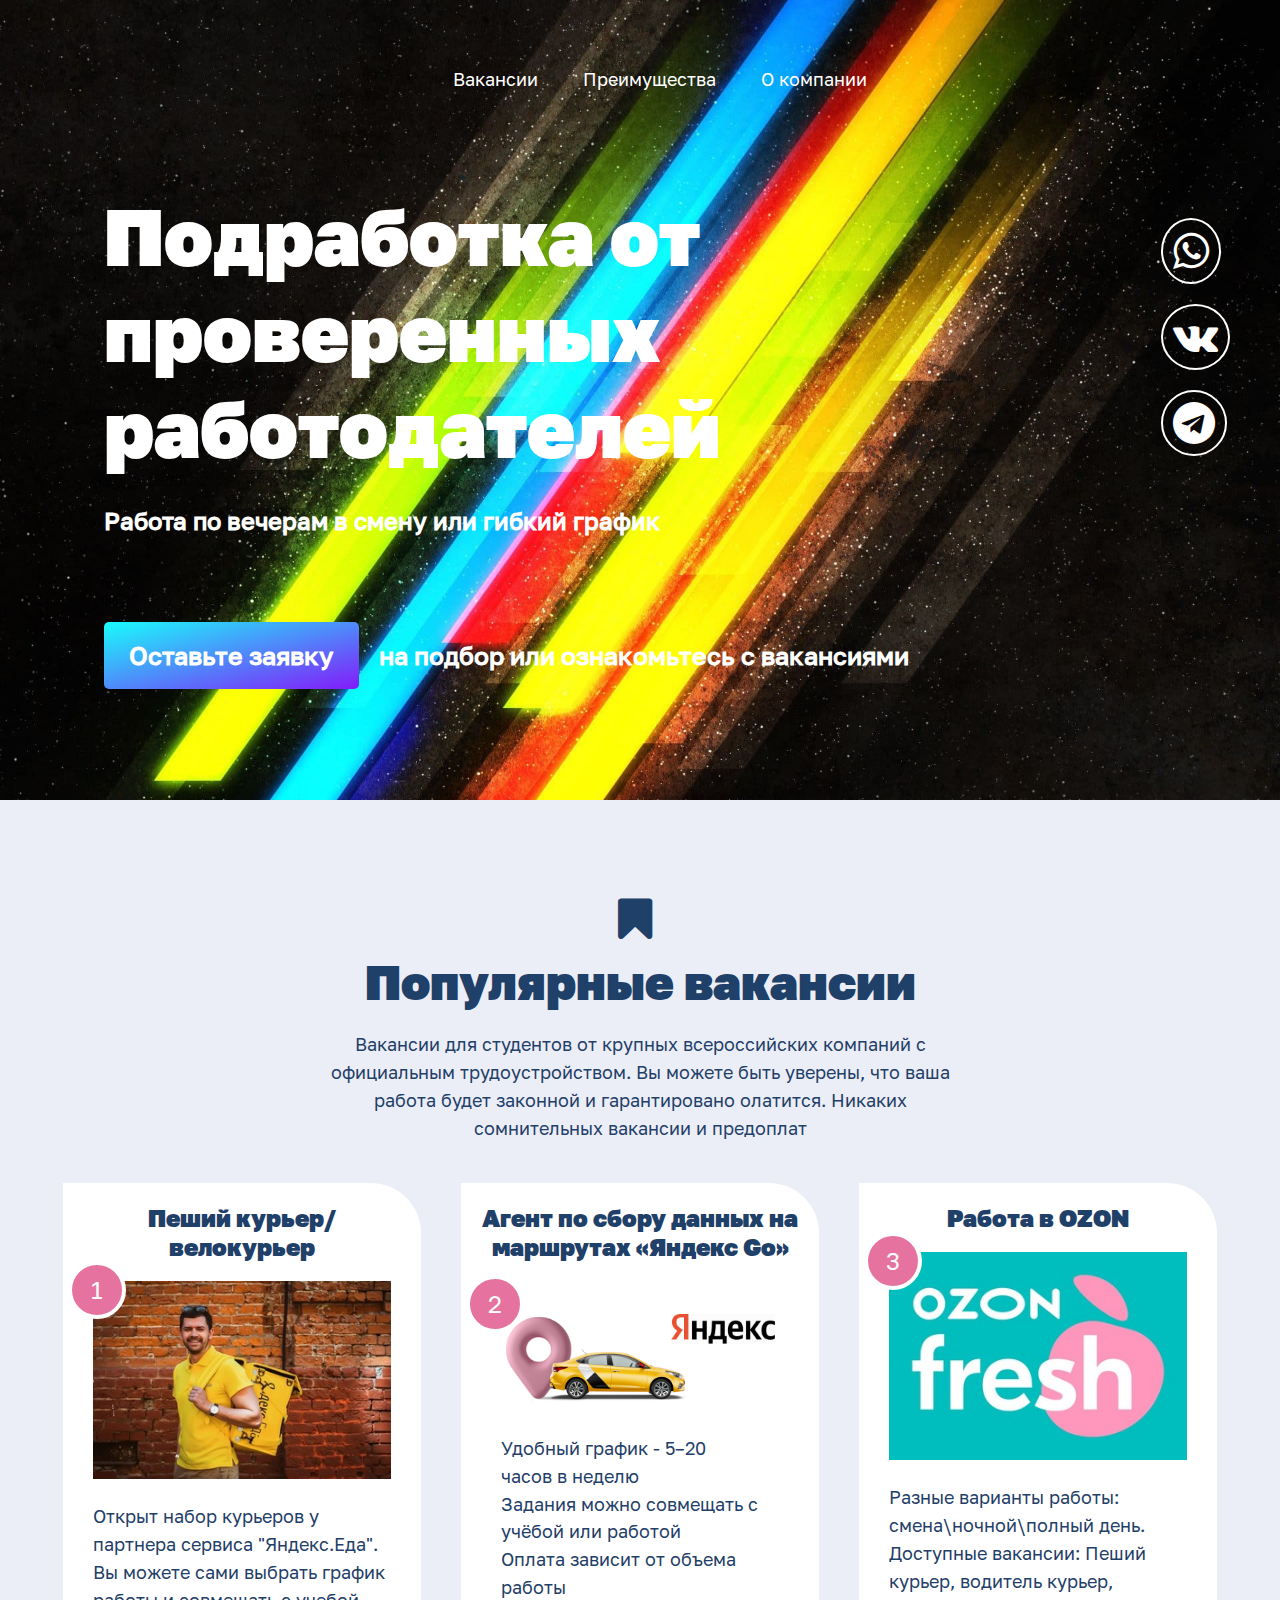
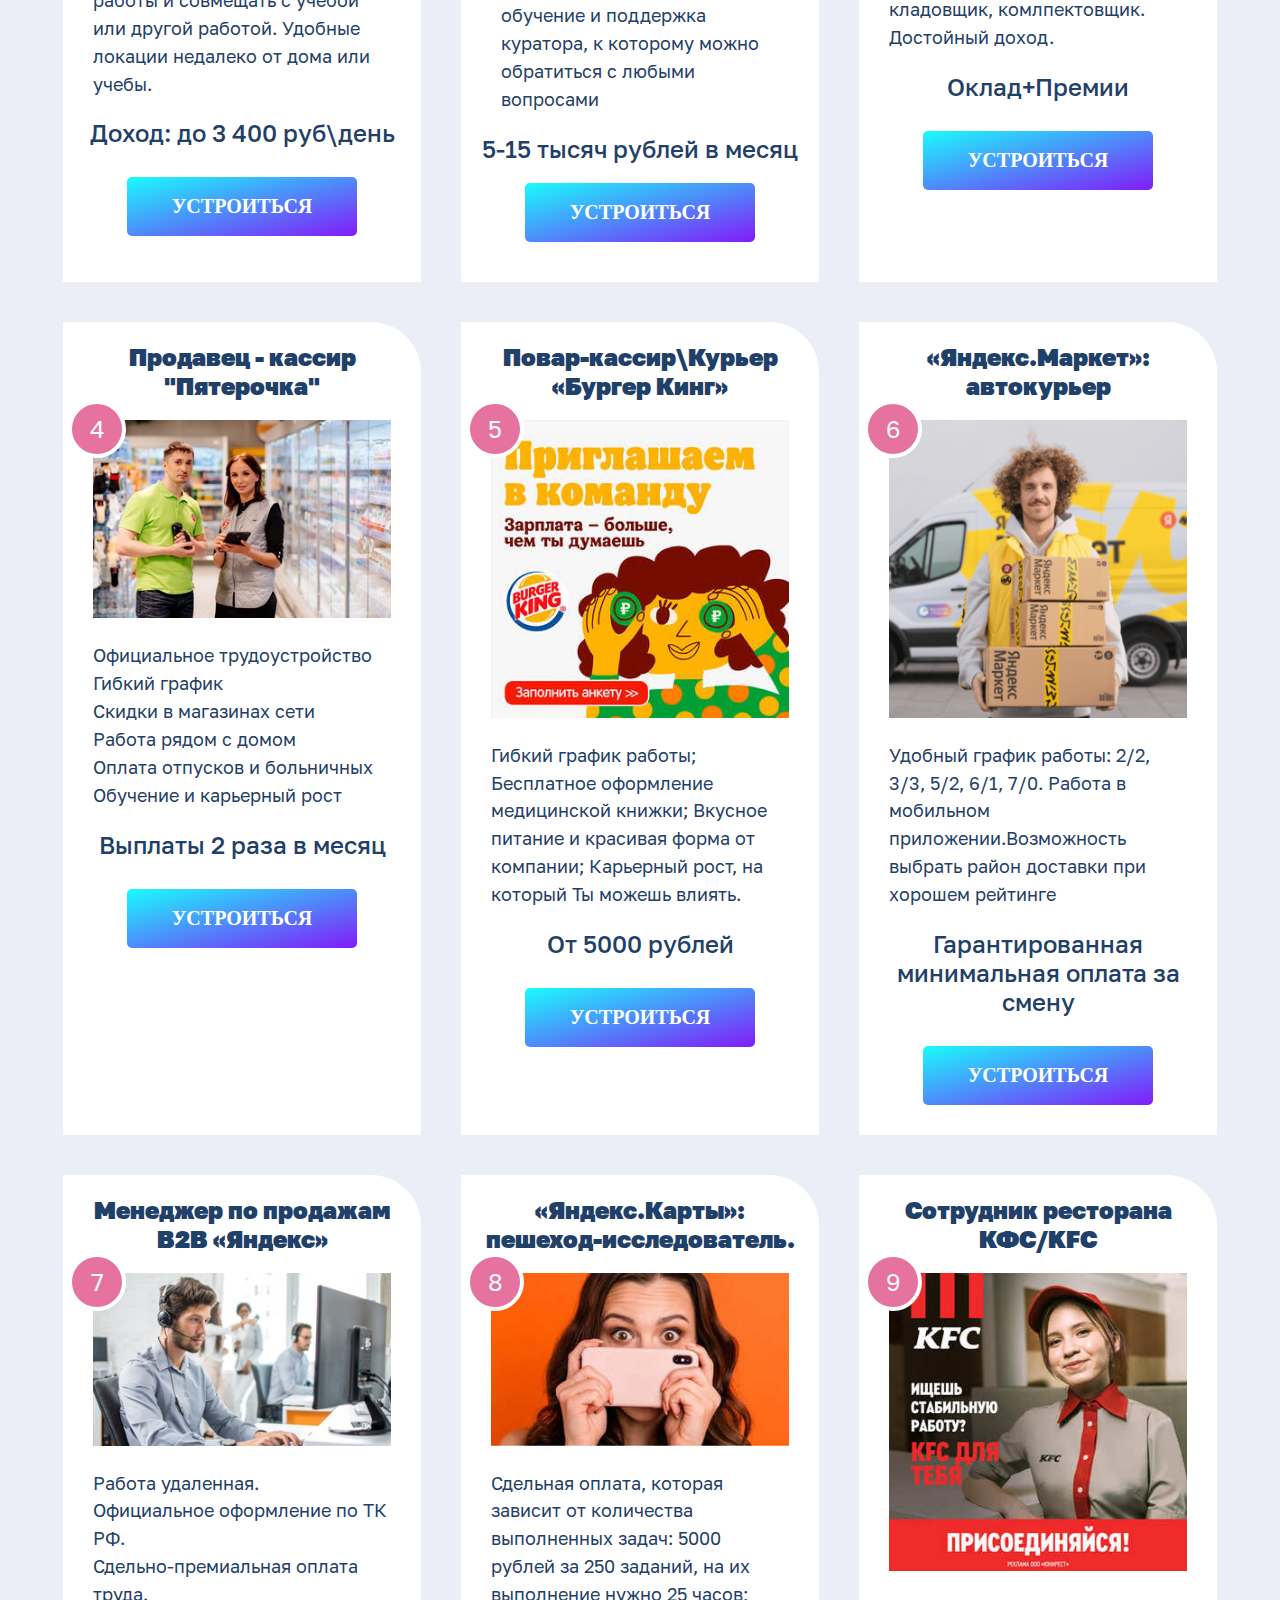
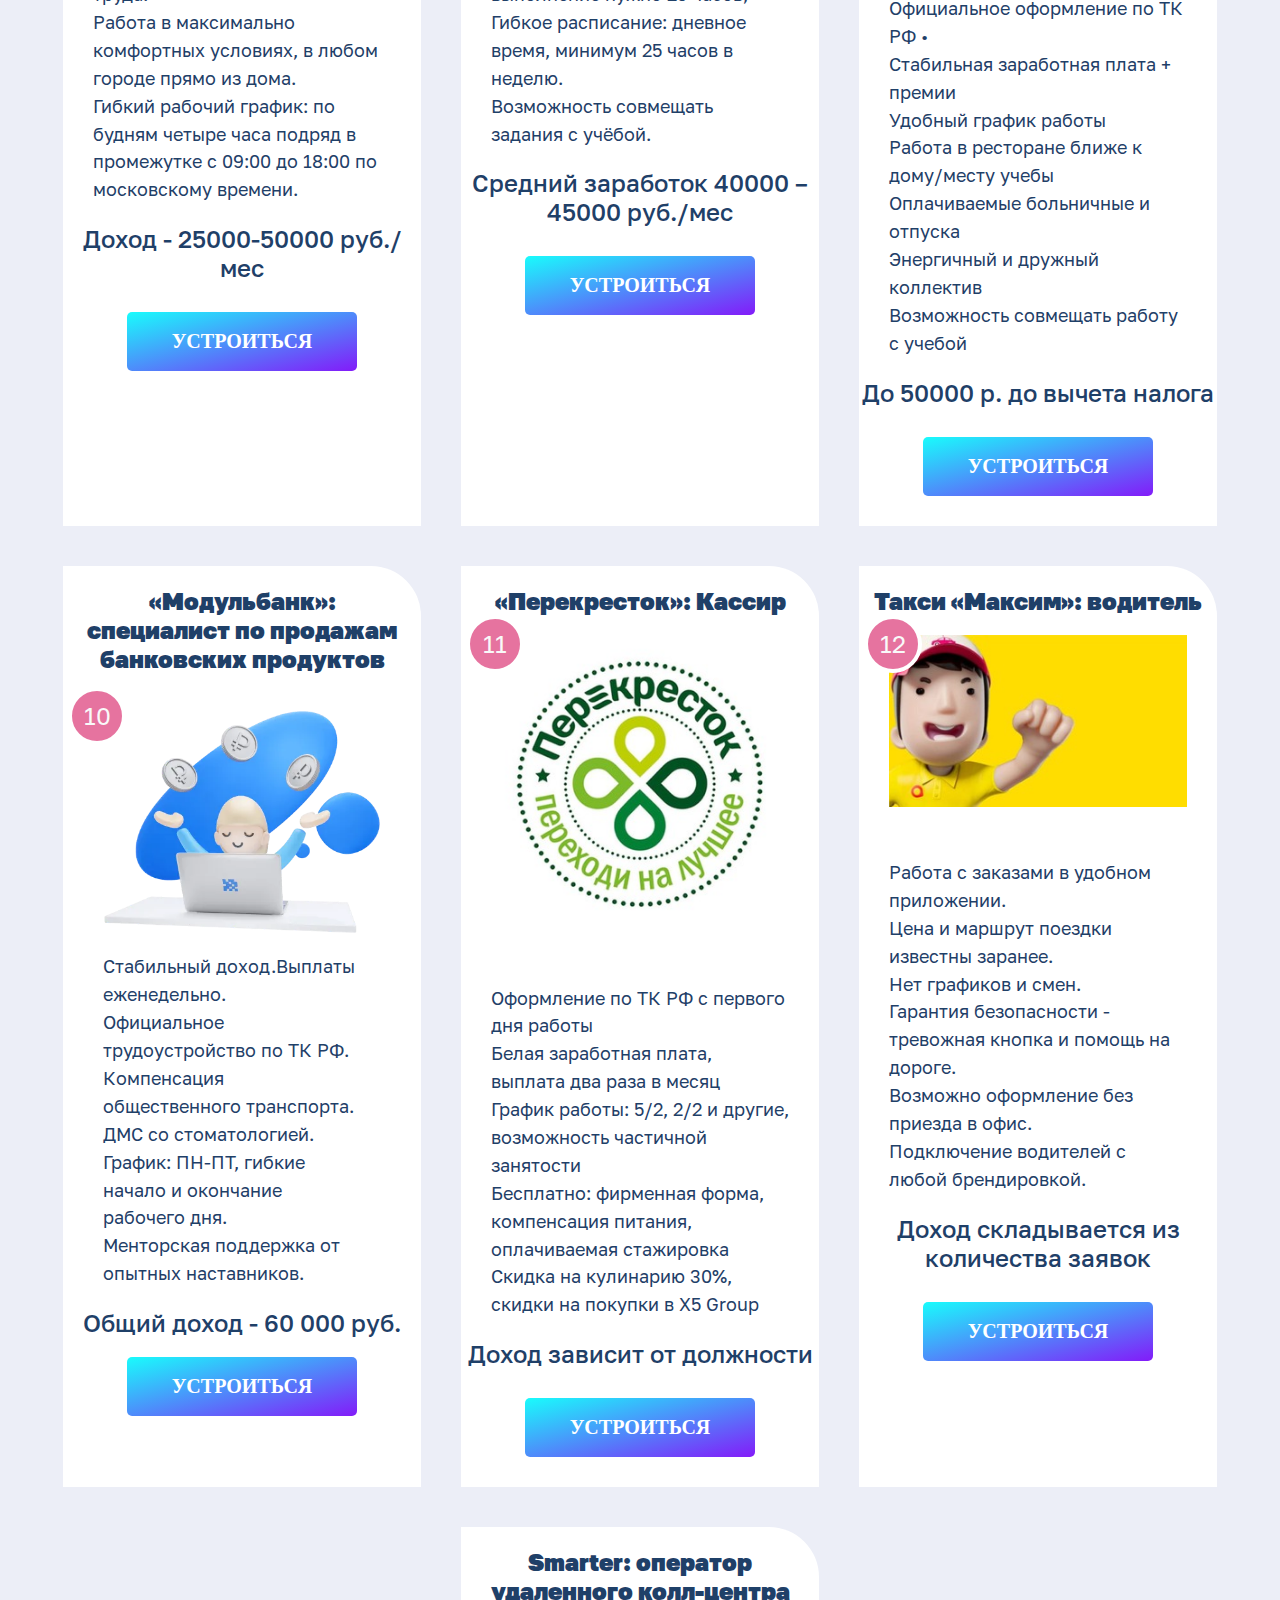
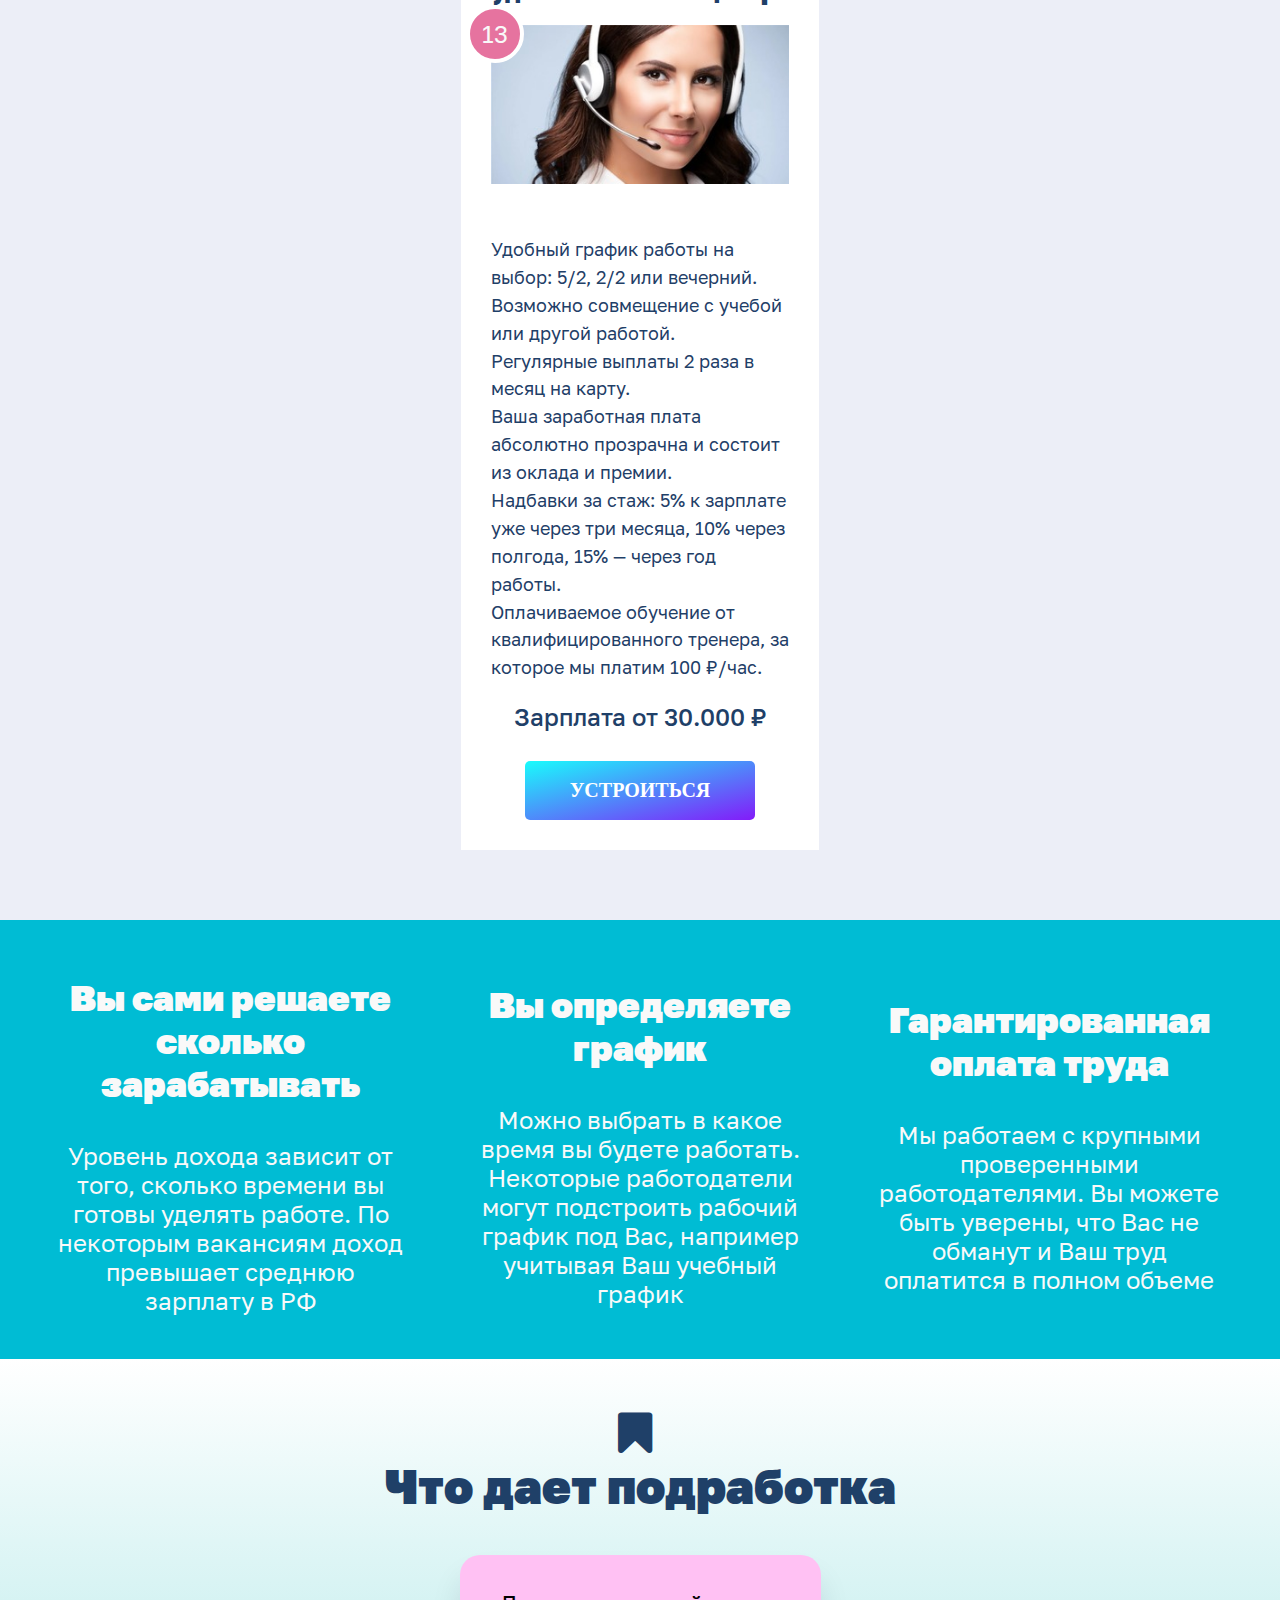
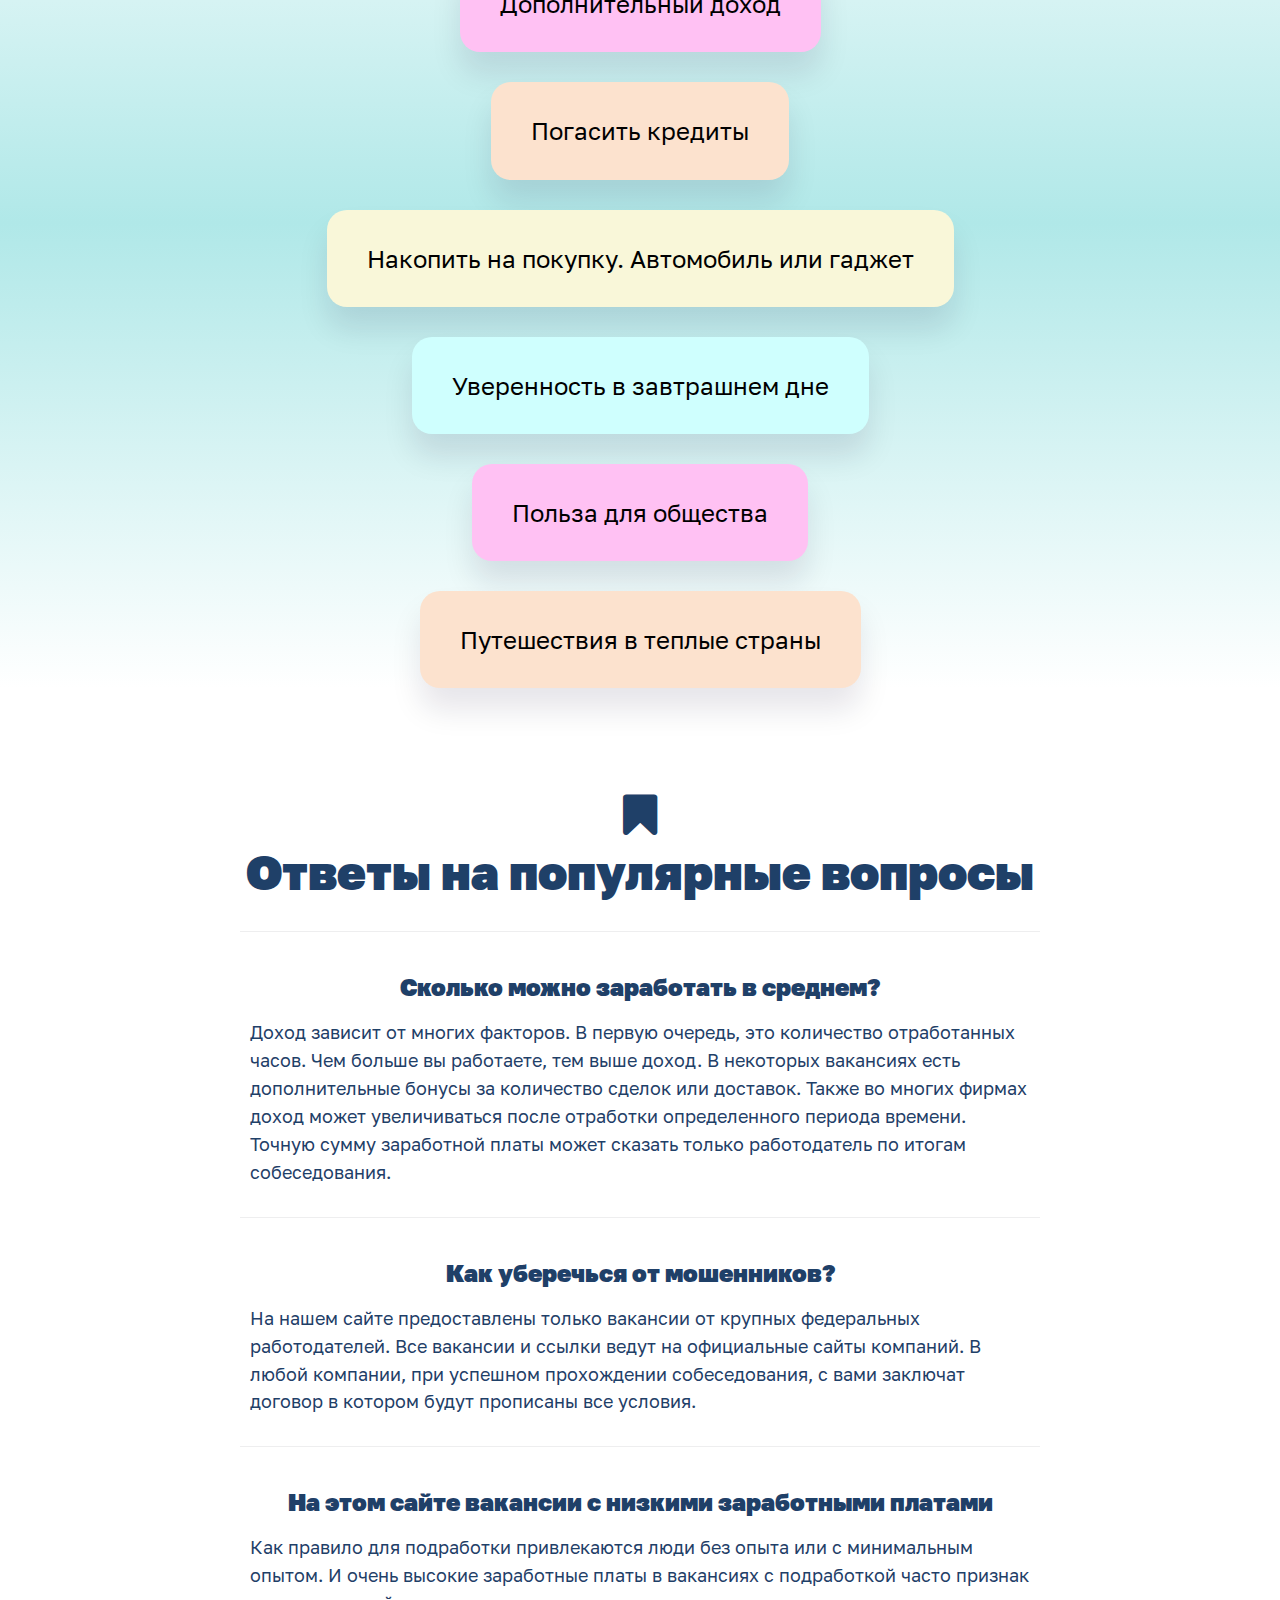
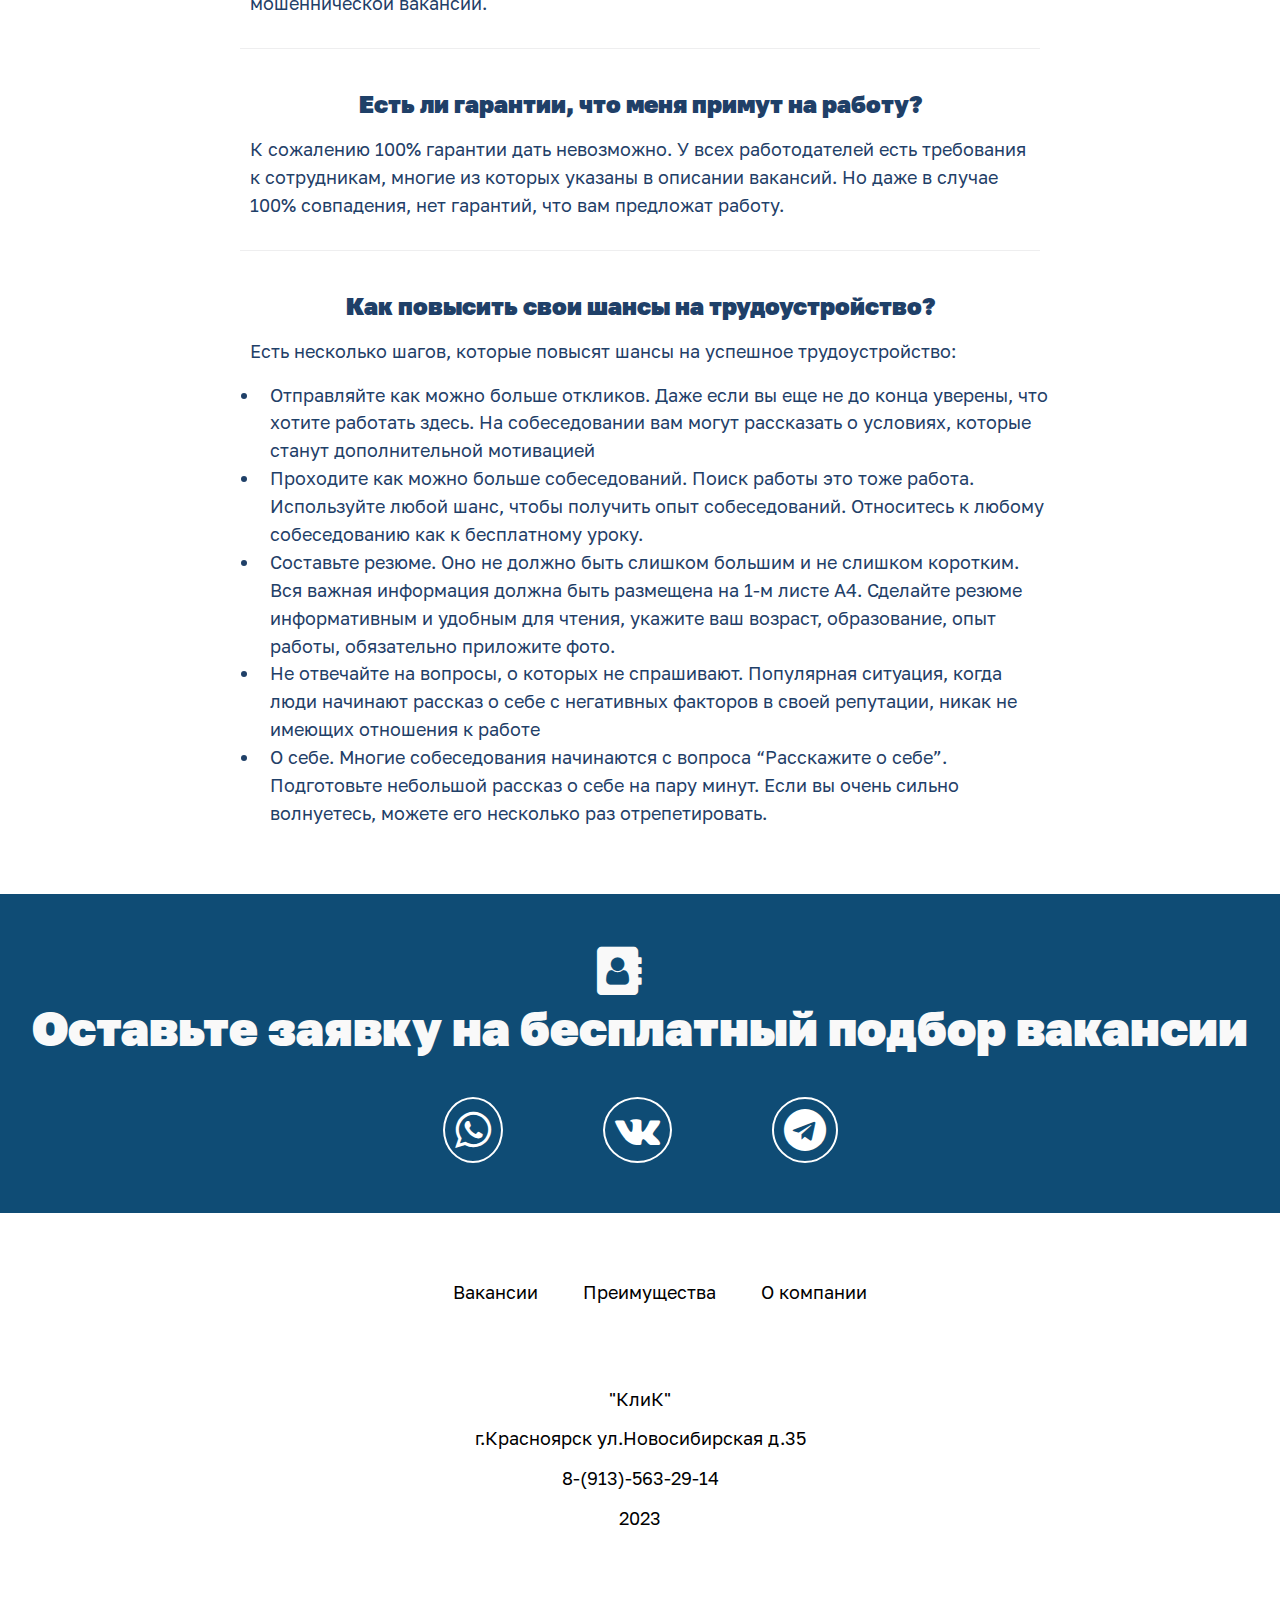
<file: index.html>
<!DOCTYPE html>
<html lang="ru">

<head>
    <meta charset="UTF-8">
    <meta http-equiv="X-UA-Compatible" content="IE=edge">
    <meta name="viewport" content="width=device-width, initial-scale=1.0">
    <meta name="description"
        content="Подработка от проверенных работодателей для студентов, женщин в декрете и всех кому нужен дополнительный доход. Актуальная подборка вакансий">
    <title> Подработка от проверенных работодателей </title>
    <link rel="icon" href="./img/logo.ico" type="image/x-icon">
    <link rel="stylesheet" href="css/font-awesome.min.css">
    <link rel="stylesheet" href="./css/style.css">



</head>

<body>
    <div class="all_container">
        <div class="header">
            <div class="top-menu">
                <ul>

                    <li><a href="#vacansy">Вакансии</a></li>

                    <li><a href="#vigodi">Преимущества</a></li>

                    <li><a href="#company">О компании</a></li>
                </ul>
            </div>
            <div class="header-box">

                <div class="offer">
                    <h1>Подработка от проверенных работодателей</h1>
                    <h2>Работа по вечерам в смену или гибкий график</h2>
                    <div class="h2">
                        <a href="#company">
                            <div class="header-button">Оставьте заявку</div>
                        </a>
                        <p>на подбор или ознакомьтесь с вакансиями</p>
                    </div>

                </div>

                <div class="social-media">
                    <a href="https://wa.clck.bar/79504173715">
                        <div><i class="fa fa-whatsapp" aria-hidden="true"></i></div>
                    </a>
                    <a href="https://vk.me/aleksey_fahrutdinov">
                        <div><i class="fa fa-vk" aria-hidden="true"></i></div>
                    </a>
                    <a href="https://t.me/Alexei0287">
                        <div><i class="fa fa-telegram" aria-hidden="true"></i></div>
                    </a>
                </div>

            </div>
        </div>


        <!-- <div class="call-to-action">
        <div class="cta-container">
            <div class="cta-icon"> <i class="fa fa-address-book" aria-hidden="true"></i></div>
            <h2 class="cta">Оставьте заявку на бесплатный подбор вакансии</h2>
            <p class="cta">Уделите 5 минут на заполнение анкеты</p>
            <p class="cta cta1">Мы подберем подходящие вакансии и отправим резюме работодателям</p>
            <form class="cta-form" action="">
                <input type="text" placeholder="Ваше имя">
                <input type="text" placeholder="Телефон или ссылка на профиль">


                <button>Найти подработку</button>

                <div class="sogl-obr-pd">
                    <input type="checkbox">
                    <label for="checkbox">Даю согласие на обработку персональных данных <span>Политика
                            конфеденциальности</span></label>

                </div>

            </form>
        </div>

    </div>-->


        <div class="vacansy" id="vacansy">
            <div class="vacansy-container">
                <div class="icon-vacansy"><i class="fa fa-bookmark" aria-hidden="true"></i></div>
                <h2>Популярные вакансии</h2>
                <p>Вакансии для студентов от крупных всероссийских компаний с официальным трудоустройством. Вы можете
                    быть
                    уверены, что
                    ваша работа будет законной и гарантировано олатится. Никаких сомнительных вакансии и предоплат</p>

                <div class="card-vacansy">

                    <div class="card">
                        <h3>Пеший курьер/велокурьер</h3>
                        <div class="img-icon"><img src="./img/vacansy/vac1.jpg"
                                alt="Подработка курьером у партнера Яндекс Еда"></div>
                        <p>Открыт набор курьеров у партнера сервиса "Яндекс.Еда". Вы можете сами выбрать график работы и
                            совмещать с учебой или другой работой. Удобные локации недалеко от дома или учебы. </p>
                        <h4>Доход: до 3 400 руб\день </h4>
                        <div class="button"><a
                                href="https://www.workle.ru/id105890/product/528800/offer/?w_method=direct_link&w_source=catalog">Устроиться</a>
                        </div>
                    </div>



                    

                    <div class="vacansy-card">
                        <h3 class="vacansy-card__title">Агент по сбору данных на маршрутах «Яндекс Go»</h3>
                        <div class="vacansy-card__image-icon"></div>
                        <img class="vacansy-card__image" src="./img/vacansy/yandexGo_agent.png"
                            alt="Подработка агентом в ЯндексGO">
                        <ul class="vacansy-card__benefits">
                            <li class="vacansy-card__benefit"> Удобный график - 5–20 часов в неделю</li>
                            <li class="vacansy-card__benefit">Задания можно совмещать с учёбой или работой</li>
                            <li class="vacansy-card__benefit">Оплата зависит от объема работы</li>
                            <li class="vacansy-card__benefit">обучение и поддержка куратора, к которому можно обратиться с любыми вопросами</li>
                        </ul>
                        <h4 class="vacansy-card__income">5-15 тысяч рублей в месяц</h4>
                        <a class="vacansy-card__button"
                            href="https://www.workle.ru/id105890/product/530790/offer/?w_method=direct_link&spid=42&w_source=menu">Устроиться</a>
                    </div>

                    <div class="card">
                        <h3>Работа в OZON</h3>
                        <div class="img-icon"><img src="./img/vacansy/ozon.jpg" alt="Подработка для студентов в OZON">
                        </div>
                        <p>Разные варианты работы: смена\ночной\полный день. <br> Доступные вакансии: Пеший курьер,
                            водитель
                            курьер, кладовщик, комлпектовщик. <br>Достойный доход.</p>
                        <h4>Оклад+Премии</h4>

                        <div class="button">
                            <a
                                href="https://www.workle.ru/id105890/product/530220/offer/?w_method=direct_link&spid=42&w_source=menu_best">Устроиться</a>
                        </div>
                    </div>

                    <div class="card">
                        <h3>Продавец - кассир "Пятерочка"</h3>
                        <div class="img-icon"><img src="./img/vacansy/5.jpg" alt="Подработка студентам в Пятерочке">
                        </div>
                        <p>Официальное трудоустройство <br> Гибкий график <br> Скидки в магазинах сети <br>
                            Работа рядом с домом <br>Оплата отпусков и больничных <br> Обучение и карьерный рост</p>
                        <h4>Выплаты 2 раза в месяц</h4>
                        <div class="button"><a
                                href="https://www.workle.ru/id105890/product/528873/offer/?w_method=direct_link&spid=42">Устроиться</a>
                        </div>
                    </div>

                    <div class="card">
                        <h3>Повар-кассир\Курьер «Бургер Кинг»</h3>
                        <div class="img-icon"><img src="./img/vacansy/bk.jpeg" alt="Подработка вакансия Бургер Кинг ">
                        </div>
                        <p>Гибкий график работы; Бесплатное оформление медицинской книжки; Вкусное питание и красивая
                            форма
                            от компании; Карьерный рост, на который Ты можешь влиять.</p>
                        <h4>От 5000 рублей</h4>

                        <div class="button"><a
                                href="https://www.workle.ru/id105890/product/530715/offer/?w_method=direct_link&spid=42">Устроиться</a>
                        </div>
                    </div>

                    <div class="card">
                        <h3>«Яндекс.Маркет»: автокурьер</h3>
                        <div class="img-icon"><img src="./img/vacansy/ym.png"
                                alt="Вакансия подработки в Яндекс Маркете"></div>
                        <p>Удобный график работы: 2/2, 3/3, 5/2, 6/1, 7/0. Работа в мобильном приложении.Возможность
                            выбрать район доставки при хорошем рейтинге </p>
                        <h4>Гарантированная минимальная оплата за смену</h4>

                        <div class="button"><a
                                href="https://www.workle.ru/id105890/product/530528/offer/?w_method=direct_link&spid=42">Устроиться</a>
                        </div>
                    </div>

                    <div class="card">
                        <h3>Менеджер по продажам B2B «Яндекс»</h3>
                        <div class="img-icon"><img src="./img/vacansy/mp_yandex.jpg"
                                alt="Подработка для менеджера по продажам B2B «Яндекс»">
                        </div>
                        <p>Работа удаленная. <br>
                            Официальное оформление по ТК РФ.<br>
                            Сдельно-премиальная оплата труда.<br>
                            Работа в максимально комфортных условиях, в любом городе прямо из дома.<br>
                            Гибкий рабочий график: по будням четыре часа подряд в промежутке с 09:00 до 18:00 по
                            московскому
                            времени.</p>
                        <h4>Доход - 25000-50000 руб./мес</h4>
                        <div class="button"><a
                                href="https://www.workle.ru/id105890/product/530654/offer/?w_method=direct_link&spid=42">Устроиться</a>
                        </div>
                    </div>

                    <div class="card">
                        <h3>«Яндекс.Карты»: пешеход-исследователь.</h3>
                        <div class="img-icon"><img src="./img/vacansy/ymaps_peshehod.jpg"
                                alt="Подработка для студентов пешеход-исследователь"></div>
                        <p>Сдельная оплата, которая зависит от количества выполненных задач: 5000 рублей за 250 заданий,
                            на
                            их выполнение нужно 25 часов;
                            <br> Гибкое расписание: дневное время, минимум 25 часов в неделю.
                            <br> Возможность совмещать задания с учёбой.
                        </p>
                        <h4>Средний заработок 40000 – 45000 руб./мес</h4>
                        <div class="button"><a
                                href="https://www.workle.ru/id105890/product/530811/offer/?w_method=direct_link&spid=42">Устроиться</a>
                        </div>
                    </div>

                    <div class="card">
                        <h3>Сотрудник ресторана КФС/KFC </h3>
                        <div class="img-icon"><img src="./img/vacansy/kfc.jpg"
                                alt="Вакансия для студентов сотрудник ресторана КФС/KFC"></div>
                        <p> Официальное оформление по ТК РФ •
                            <br>Стабильная заработная плата + премии
                            <br>Удобный график работы
                            <br>Работа в ресторане ближе к дому/месту учебы
                            <br>Оплачиваемые больничные и отпуска
                            <br>Энергичный и дружный коллектив
                            <br>Возможность совмещать работу с учебой
                        </p>
                        <h4>До 50000 р. до вычета налога</h4>
                        <div class="button"><a
                                href="https://www.workle.ru/id105890/product/530123/offer/?w_method=direct_link&w_source=catalog">Устроиться</a>
                        </div>
                    </div>

                    <!--<div class="card">
                        <h3>Сотрудник банка «Тинькофф»</h3>
                        <div class="img-icon"><img src="./img/vacansy/tcs.jpg"
                                alt="Вакансия подроботки сотрудник банка «Тинькофф»"></div>
                        <p>
                            <br> Вакансии на выбор: офисная, удаленная или разъездная работа, полная/неполная занятость.
                            <br> Гибкий график.
                            <br> Доход без ограничений.
                            <br> ДМС с льготной стоматологией.
                            <br> Оплачиваемое обучение.
                            <br> Карьерный рост.
                        </p>
                        <h4>Уровень дохода зависит от должности</h4>
                        <div class="button"><a
                                href="https://www.workle.ru/id105890/product/528104/offer/?w_method=direct_link&spid=42">Устроиться</a>
                        </div>
                    </div>-->

                    <div class="vacansy-card">
                        <h3 class="vacansy-card__title">«Модульбанк»: специалист по продажам банковских продуктов</h3>
                        <div class="vacansy-card__image-icon"></div>
                        <img class="vacansy-card__image" src="./img/vacansy/modulbank_manager.webp"
                            alt="Подработка в Модульбанке">
                        <ul class="vacansy-card__benefits">
                            <li class="vacansy-card__benefit"> Стабильный доход.Выплаты еженедельно.</li>
                            <li class="vacansy-card__benefit">Официальное трудоустройство по ТК РФ.</li>
                            <li class="vacansy-card__benefit">Компенсация общественного транспорта.</li>
                            <li class="vacansy-card__benefit">ДМС со стоматологией.</li>
                            <li class="vacansy-card__benefit">График: ПН-ПТ, гибкие начало и окончание рабочего дня.
                            </li>
                            <li class="vacansy-card__benefit">Менторская поддержка от опытных наставников.</li>
                        </ul>
                        <h4 class="vacansy-card__income">Общий доход - 60 000 руб.</h4>
                        <a class="vacansy-card__button"
                            href="https://www.workle.ru/id105890/product/530711/offer/?w_method=direct_link&spid=42&w_source=menu">Устроиться</a>
                    </div>

                    <div class="card">
                        <h3>«Перекресток»: Кассир </h3>
                        <div class="img-icon"><img src="./img/vacansy/perekr.jpg"
                                alt="Перекресток»: вакансия сотрудники магазина"></div>
                        <p>
                            <br> Оформление по ТК РФ с первого дня работы
                            <br> Белая заработная плата, выплата два раза в месяц
                            <br> График работы: 5/2, 2/2 и другие, возможность частичной занятости
                            <br> Бесплатно: фирменная форма, компенсация питания, оплачиваемая стажировка
                            <br> Скидка на кулинарию 30%, скидки на покупки в Х5 Group
                        </p>
                        <h4>Доход зависит от должности</h4>
                        <div class="button"><a
                                href="https://www.workle.ru/id105890/product/528816/offer/?w_method=direct_link&w_source=catalog">Устроиться</a>
                        </div>
                    </div>

                    <div class="card">
                        <h3>Такси «Максим»: водитель</h3>
                        <div class="img-icon"><img src="./img/vacansy/maksim.jpg"
                                alt="Такси «Максим»: подработка для водителей"></div>
                        <p>
                            <br> Работа с заказами в удобном приложении.
                            <br> Цена и маршрут поездки известны заранее.
                            <br> Нет графиков и смен.
                            <br> Гарантия безопасности - тревожная кнопка и помощь на дороге.
                            <br> Возможно оформление без приезда в офис.
                            <br> Подключение водителей с любой брендировкой.
                        </p>
                        <h4>Доход складывается из количества заявок</h4>
                        <div class="button"><a
                                href="https://www.workle.ru/id105890/product/530067/offer/?w_method=direct_link&spid=42">Устроиться</a>
                        </div>
                    </div>

                    <div class="card">
                        <h3>Smarter: оператор удаленного колл-центра</h3>
                        <div class="img-icon"><img src="./img/vacansy/call_center.jpg"
                                alt="удаленная подработка для студентов оператор колл-центра"></div>
                        <p>
                            <br> Удобный график работы на выбор: 5/2, 2/2 или вечерний. Возможно совмещение с учебой или
                            другой работой.
                            <br> Регулярные выплаты 2 раза в месяц на карту.
                            <br> Ваша заработная плата абсолютно прозрачна и состоит из оклада и премии.
                            <br> Надбавки за стаж: 5% к зарплате уже через три месяца, 10% через полгода, 15% — через
                            год
                            работы.
                            <br> Оплачиваемое обучение от квалифицированного тренера, за которое мы платим 100 ₽/час.
                        </p>
                        <h4>Зарплата от 30.000 ₽</h4>
                        <div class="button"> <a
                                href="https://www.workle.ru/id105890/product/528463/offer/?w_method=direct_link&spid=42">Устроиться</a>
                        </div>
                    </div>

                    <!--<div class="card">

                    <h3>Шаблон</h3>

                    <div class="img-icon"><img src="./img/kfc.jpg" alt="Описание картинки"></div>

                    <p> Тезис  
                        <br>Тезис
                        <br>Тезис
                        <br>Тезис
                        <br>Тезис
                        <br>Тезис
                        <br>Тезис

                    </p>

                    <h4>Уровень дохода</h4>

                    <a href="Ссылка">
                        <div class="button">Устроиться</div>
                    </a>
                </div>-->
                </div>
            </div>
        </div>


        <div class="motivation">

            <div class="container">
                <div class="motivation-item">
                    <h3 class="">Вы сами решаете сколько зарабатывать</h3>
                    <p>Уровень дохода зависит от того, сколько времени вы готовы уделять работе. По некоторым вакансиям
                        доход
                        превышает среднюю зарплату в РФ</p>
                </div>
                <div class="motivation-item">
                    <h3 class="">Вы определяете график</h3>
                    <p>Можно выбрать в какое время вы будете работать. Некоторые работодатели могут подстроить рабочий
                        график
                        под Вас, например учитывая Ваш учебный график</p>
                </div>
                <div class="motivation-item">
                    <h3 class="">Гарантированная оплата труда</h3>
                    <p>Мы работаем с крупными проверенными работодателями. Вы можете быть уверены, что Вас не обманут и
                        Ваш
                        труд
                        оплатится в полном объеме</p>
                </div>
            </div>
        </div>


        <div class="vigodi" id="vigodi">
            <div class="container">
                <div class="icon-vigodi"><i class="fa fa-bookmark" aria-hidden="true"></i></div>
                <h2>Что дает подработка</h2>
                <div class="wraper">
                    <div class="pv">
                        Дополнительный доход
                    </div>
                    <div class="pv">
                        Погасить кредиты
                    </div>
                    <div class="pv">
                        Накопить на покупку. Автомобиль или гаджет
                    </div>
                    <div class="pv">
                        Уверенность в завтрашнем дне
                    </div>
                    <div class="pv">
                        Польза для общества
                    </div>
                    <div class="pv">
                        Путешествия в теплые страны
                    </div>
                </div>
            </div>
        </div>



        <div class="text-content">
            <div class="container">
                <div class="icon-text-content"><i class="fa fa-bookmark" aria-hidden="true"></i></div>
                <h2>Ответы на популярные вопросы</h2>
                <hr>
                <h3>Сколько можно заработать в среднем?</h3>
                <p>Доход зависит от многих факторов. В первую очередь, это количество отработанных часов. Чем больше вы
                    работаете, тем выше доход. В некоторых вакансиях есть дополнительные бонусы за количество сделок или
                    доставок. Также во многих фирмах доход может увеличиваться после отработки определенного периода
                    времени. Точную сумму заработной платы может сказать только работодатель по итогам собеседования.
                </p>
                <hr>

                <h3>Как уберечься от мошенников?</h3>
                <p>На нашем сайте предоставлены только вакансии от крупных федеральных работодателей. Все вакансии и
                    ссылки ведут на официальные сайты компаний. В любой компании, при успешном прохождении
                    собеседования, с вами заключат договор в котором будут прописаны все условия. </p>

                <hr>
                <h3>На этом сайте вакансии с низкими заработными платами</h3>
                <p>Как правило для подработки привлекаются люди без опыта или с минимальным опытом. И очень высокие
                    заработные платы в вакансиях с подработкой часто признак мошеннической вакансии.
                </p>
                <hr>

                <h3>Есть ли гарантии, что меня примут на работу? </h3>
                <p>К сожалению 100% гарантии дать невозможно. У всех работодателей есть требования к сотрудникам, многие
                    из которых указаны в описании вакансий. Но даже в случае 100% совпадения, нет гарантий, что вам
                    предложат работу.
                </p>
                <hr>

                <h3>Как повысить свои шансы на трудоустройство? </h3>
                <p>Есть несколько шагов, которые повысят шансы на успешное трудоустройство: </p>
                <ul>
                    <li>Отправляйте как можно больше откликов. Даже если вы еще не до конца уверены, что хотите работать
                        здесь. На собеседовании вам могут рассказать о условиях, которые станут дополнительной
                        мотивацией</li>

                    <li>Проходите как можно больше собеседований. Поиск работы это тоже работа. Используйте любой шанс,
                        чтобы получить опыт собеседований. Относитесь к любому собеседованию как к бесплатному уроку.
                    </li>

                    <li>Составьте резюме. Оно не должно быть слишком большим и не слишком коротким. Вся важная
                        информация
                        должна быть размещена на 1-м листе А4. Сделайте резюме информативным и удобным для чтения,
                        укажите
                        ваш возраст, образование, опыт работы, обязательно приложите фото.</li>

                    <li> Не отвечайте на вопросы, о которых не спрашивают. Популярная ситуация, когда люди начинают
                        рассказ о
                        себе с негативных факторов в своей репутации, никак не имеющих отношения к работе</li>

                    <li>О себе. Многие собеседования начинаются с вопроса “Расскажите о себе”. Подготовьте небольшой
                        рассказ
                        о себе на пару минут. Если вы очень сильно волнуетесь, можете его несколько раз отрепетировать.
                    </li>

                </ul>
            </div>
        </div>



        <div class="footer" id="company">

            <div class="footer-social">
                <div class="cta-icon"> <i class="fa fa-address-book" aria-hidden="true"></i></div>
                <h2 class="cta">Оставьте заявку на бесплатный подбор вакансии</h2>
                <div class="social-media">

                    <a href="https://wa.clck.bar/79504173715">
                        <div><i class="fa fa-whatsapp" aria-hidden="true"></i></div>
                    </a>
                    <a href="https://vk.me/aleksey_fahrutdinov">
                        <div><i class="fa fa-vk" aria-hidden="true"></i></div>
                    </a>
                    <a href="https://t.me/Alexei0287">
                        <div><i class="fa fa-telegram" aria-hidden="true"></i></div>
                    </a>
                </div>
            </div>
            <div class="footer-text">
                <div class="top-menu">
                    <ul>


                        <li><a href="#vacansy">Вакансии</a></li>

                        <li><a href="#vigodi">Преимущества</a></li>

                        <li><a href="#company">О компании</a></li>
                    </ul>
                </div>
                <p>"КлиК"</p>
                <p>г.Красноярск ул.Новосибирская д.35</p>
                <p>8-(913)-563-29-14</p>
                <p>2023</p>
            </div>

        </div>


    </div>


    <!-- Yandex.Metrika counter -->
    <script type="text/javascript">
        (function (m, e, t, r, i, k, a) {
            m[i] = m[i] || function () { (m[i].a = m[i].a || []).push(arguments) };
            m[i].l = 1 * new Date();
            for (var j = 0; j < document.scripts.length; j++) { if (document.scripts[j].src === r) { return; } }
            k = e.createElement(t), a = e.getElementsByTagName(t)[0], k.async = 1, k.src = r, a.parentNode.insertBefore(k, a)
        })
            (window, document, "script", "https://mc.yandex.ru/metrika/tag.js", "ym");

        ym(93916870, "init", {
            clickmap: true,
            trackLinks: true,
            accurateTrackBounce: true,
            webvisor: true
        });
    </script>
    <noscript>
        <div><img src="https://mc.yandex.ru/watch/93916870" style="position:absolute; left:-9999px;" alt="" /></div>
    </noscript>
    <!-- /Yandex.Metrika counter -->

</body>

</html>
</file>
<file: css/style.css>
@font-face {
    font-family: "GolosTextWebRegular";
    src: url(/fonts/18549.ttf);
    font-display: swap;
}

@font-face {
    font-family: "GolosTextBlack";
    src: url(/fonts/Golostextblack.ttf);
    font-display: swap;
}

@font-face {
    font-family: "GolosTextMedium";
    src: url(/fonts/Golostextmedium.ttf);
    font-display: swap;
}


* {
    box-sizing: inherit;
}

h1,
h2 {
    margin: 0;
    padding: 0;
}

body {
    margin: 0;
    padding: 0;

    box-sizing: border-box;
}

a {
    text-decoration: none;
    color: inherit;
}

.container {
    max-width: 1400px;
    margin: 0 auto;
}

.header {
    background-image: url(../img/bg.jpg);
    background-repeat: no-repeat;
    background-size: cover;
    color: #ffffff;
    height: 800px;
}

.top-menu {
    padding: 50px 0;
}

.top-menu ul {
    text-align: center;
    font-family: "GolosTextWebRegular", sans-serif;
    font-weight: 400;
    font-size: 18px;
}

.top-menu li {
    display: inline;
    padding: 0 20px;
    list-style-type: none
}

.top-menu li:hover {
    text-decoration: underline;
}


.header-box {
    display: flex;
    flex-wrap: wrap;
    justify-content: space-between;
    align-items: baseline;
    margin: 0 50px;
}

.offer {
    width: 85%;
    margin: 0 auto;
}

.offer h1 {
    font-family: "GolosTextBlack", sans-serif;
    font-size: 80px;
    margin: 30px 0;
}

.offer h2,
.h2 {
    font-family: "GolosTextMedium", sans-serif;
    margin: 30px 0 80px;
}

.h2 {
    display: flex;
    align-items: baseline;
    font-size: 25px;
    font-weight: 700;
}

.header-button,
.card .button {
    background: linear-gradient(to right bottom, #19fcfc, #831bf9);
    border-radius: 5px;
    padding: 18px 25px;
    margin-right: 20px;
    transition: 0.5s;
}

.header-button:hover,
.card .button {
    transform: translateY(10px)
}

.header .fa {
    font-size: 42px;
    border-radius: 50%;
    border: 2px solid #ffffff;
    padding: 10px;
    margin: 10px 0;
    transition: 1s;

}

.header .fa:hover {
    background-color: #7439F9;
    background: linear-gradient(to bottom, #19fcfc, #831bf9);
    border: 2px solid #831bf9;

}





.test {
    width: 200px;
    height: 50px;
    background: linear-gradient(to top left, powderblue, pink);

    color: white;
    margin: 0 auto;
}

.test:hover {
    transform: translateY(10px)
}



/*Блок с вакансиями */
.vacansy-container,
.cta-container {
    padding-top: 55px;
}

.vacansy {
    background-color: #ECEEF7;
    padding-bottom: 50px;
    counter-reset: mycount 0;
}



.vacansy-container h2,
.vacansy-container i,
.vigodi i,
.vigodi h2 {
    text-align: center;
    font-size: 48px;
    color: #1F4068;

}

.vacansy-container h2,
.vigodi h2 {
    font-family: "GolosTextBlack", sans-serif;
}

.icon-vacansy {
    margin: 0 auto;
    width: 44px;
    padding: 40px 0 10px 0;
}

.vacansy-container p {
    width: 50%;
    text-align: center;
    margin: 20px auto 20px;
    font-weight: 400;
    font-family: 'GolosTextWebRegular', sans-serif;
    font-size: 18px;
    line-height: 1.55;
    color: #1F4068;
    ;
}

.card-vacansy {
    display: flex;
    justify-content: center;
    margin: 0 auto;
    width: calc(100% - 20px);
    flex-wrap: wrap;

}

/*Карточка вакансии*/

.vacansy-card {
    background-color: white;
    max-width: 390px;
    width: calc(30% - 20px);
    margin: 20px;
    border-radius: 0 50px 0 0;
    transition: 0.5s;
}
.vacansy-card__title {
    margin: 20px auto;
    max-width: 330px;
    font-family: "GolosTextBlack", sans-serif;
    color: #1f4068;
    font-size: 24px;
    text-align: center;
}

.vacansy-card__image-icon {
    display: inline-block;
    position: relative;
    counter-increment: mycount;
}
.vacansy-card__image-icon::before {
    content: counter(mycount);
    background: #e6739f;
    width: 50px;
    height: 50px;
    line-height: 50px;
    text-align: center;
    color: #f9f9f9;
    font-size: 24px;
    position: absolute;
    top: -20px;
    left: 5px;
    border-radius: 50%;
    border: 4px solid #fff;
    font-family: 'GolosTextWebRegular', sans-serif;
}
.vacansy-card__image {
    width: calc(100% - 60px);
    height: auto;
    margin: 0 30px;

}
.vacansy-card__benefits {
    width: calc(100% - 60px);
    text-align: start;
    list-style-type: none;

}
.vacansy-card__benefit {
    font-weight: 400;
    font-family: 'GolosTextWebRegular', sans-serif;
    font-size: 18px;
    line-height: 1.55;
    color: #1F4068;
}
.vacansy-card__income {
    font-family: "GolosTextMedium", sans-serif;
    text-align: center;
    color: #1F4068;
    font-size: 24px;
    font-weight: 400;
    margin: 20px auto 20px;
}
.vacansy-card__button {
    display: block;
    background: linear-gradient(to right bottom, #19fcfc, #831bf9);
    border-radius: 5px;
    padding: 18px 25px;
    transition: 0.5s;
    width: calc(70% - 20px);
    font-size: 20px;
    font-weight: 700;
    margin: 20px auto 40px;
    color: white;
    text-transform: uppercase;
    text-align: center;
}



.card {
    background-color: white;
    max-width: 390px;
    width: calc(30% - 20px);
    margin: 20px;
    border-radius: 0 50px 0 0;
    transition: 0.5s;

}

.card h3 {
    margin: 20px auto;
    max-width: 330px;
    font-family: "GolosTextBlack", sans-serif;
    color: #1f4068;
    font-size: 24px;
    text-align: center;
}

.card img {

    width: calc(100% - 60px);
    height: auto;
    margin: 0 30px;

}

.img-icon {
    display: inline-block;
    position: relative;
    counter-increment: mycount;


}

.img-icon::before {

    content: counter(mycount);
    background: #e6739f;
    width: 50px;
    height: 50px;
    line-height: 50px;
    text-align: center;
    color: #f9f9f9;
    font-size: 24px;
    position: absolute;
    top: -20px;
    left: 5px;
    border-radius: 50%;
    border: 4px solid #fff;
    font-family: 'GolosTextWebRegular', sans-serif;
}

.card p {
    width: calc(100% - 60px);
    text-align: start;


}

.card h4 {
    font-family: "GolosTextMedium", sans-serif;
    text-align: center;
    color: #1F4068;
    font-size: 24px;
    font-weight: 400;
    margin: 20px auto 20px;
}

.card .button {
    width: calc(70% - 20px);
    font-size: 20px;
    font-weight: 700;
    margin: 20px auto 40px;
    color: white;
    text-transform: uppercase;
    text-align: center;
}


.call-to-action {
    background-color: #5F6CAF;
}

.cta-container {
    padding: 30px;
    padding-top: 55px;
}

.fa {
    margin: 0 auto;
}

.cta-container h2,
h2.cta {
    text-align: center;
    font-family: "GolosTextBlack", sans-serif;
    font-size: 48px;
    color: #f9f9f9;
    margin-bottom: 40px;
}

.cta-icon {
    width: calc(8.33% - 20px);
    margin: 0 auto;
    font-size: 48px;
    color: #f9f9f9;
}

p.cta {
    text-align: center;
    font-family: "GolosTextMedium", sans-serif;
    font-size: 18px;
    color: #f9f9f9;
    margin-bottom: 10px;
    margin-top: 10px;

}

p.cta1 {
    margin-bottom: 40px;
}

.cta-form {
    margin-top: 40px;
    display: flex;
    flex-wrap: wrap;
    margin: 0 auto;
    align-items: center;
}

.cta-form input {
    width: calc(33.33% - 20px);
    margin: 0 10px;
    padding: 14px 10px;
    border: 1px solid #e7e7e7;
    border-radius: 3px;
}

.cta-form input::placeholder {
    text-align: center;
    font-size: 20px;
    font-family: 'GolosTextWebRegular', sans-serif;
    color: #B3C8EA;
}

.cta-form button {
    padding: 12px 10px;
    border: 0px solid white;
    width: calc(33.33% - 20px);
    border-radius: 3px;
    font-size: 18px;
    font-family: "GolosTextMedium", sans-serif;
    background-image: linear-gradient(to right bottom, #ffce3a, #ff0e69);
    color: #f9f9f9;
}

.sogl-obr-pd {
    display: flex;
    margin: 10px auto;
    color: #f9f9f9;


}

.sogl-obr-pd input {
    width: 20px;
    height: auto;
}


/* Выгоды */

.vigodi {
    margin-bottom: 50px;
    background: linear-gradient(to bottom, #ffffff, #b0e8e8, #ffffff);
}

.vigodi .pv {
    padding: 30px 40px;
    border-radius: 20px;
}



.icon-vigodi,
.icon-vacansy {
    width: 44px;
    margin: 0 auto;
}

.vigodi .container {
    padding-top: 50px;
}

.wraper {
    margin-top: 40px;
}

.pv {
    width: fit-content;
    text-align: center;
    font-weight: 400;
    font-family: 'GolosTextWebRegular', sans-serif;
    font-size: 24px;
    line-height: 1.55;
    background: #fff;
    margin: 30px auto;
    box-shadow: 0 22px 30px 0 rgba(15, 8, 49, .1);
}

.pv:nth-child(1) {
    background-color: #ffc1f3;
}

.pv:nth-child(2) {
    background-color: #fce2ce;
}

.pv:nth-child(3) {
    background-color: #f9f7d9;
}

.pv:nth-child(4) {
    background-color: #cffffe
}

.pv:nth-child(5) {
    background-color: #ffc1f3;
}

.pv:nth-child(6) {
    background-color: #fce2ce
}

/*Мотивационный блок на стыке списка вакансий и выгод*/

.motivation {
    background-color: #00bcd4;
}

.motivation>.container {
    padding: 20px;
    display: flex;
    flex-wrap: wrap;
    justify-content: center;

}

.motivation-item {
    width: calc(33% - 60px);
    color: rgb(249, 249, 249);
    margin: auto 30px;
    text-align: center;
}

.motivation-item h3 {
    font-size: 36px;
    font-family: "GolosTextBlack", sans-serif;
}

.motivation p {
    font-family: "GolosTextWebRegular", sans-serif;
    font-size: 24px;
}


/*Блок текстового контента начало*/

.icon-text-content {
    padding-top: 50px;
    text-align: center;
    font-size: 48px;
    color: #1F4068;
}

.text-content {
  padding-bottom: 50px;
}

.text-content h2 {
        text-align: center;
        font-size: 48px;
        color: #1F4068;
        font-family: "GolosTextBlack", sans-serif;
        margin-bottom: 18px;
}

.text-content p, .text-content li {
   color: #1F4068;
   font-size: 18px;
   font-weight:400; 
   font-family: "GolosTextWebRegular", sans-serif;
   line-height: 1.55;
   max-width: 800px;
   margin: 0 auto;
   padding: 0 10px;
}

.text-content h3 {
    font-family: "GolosTextBlack", sans-serif;
    color: #1f4068;
    font-size: 24px;
    text-align: center;
    max-width: 800px;
    margin: 0 auto 18px;
}

hr {
    display: block;
    width: 100%;
    height: 1px;
    border: 0;
    border-bottom: 1px solid #eeeeef;
    margin: 30px auto 40px;
    clear: both;
    max-width: 800px;
}

/*Блок текстового контента конец*/



/*Футер*/
.footer-social {
    padding-top: 50px;
    background-color: #0f4c75;
}

.footer-social .social-media {
    display: flex;
    justify-content: center;
    align-items: center;
}

.footer-social .social-media .fa {
    font-size: 42px;
    border-radius: 50%;
    border: 2px solid #ffffff;
    padding: 10px;
    margin: 10px 0;
    transition: 1s;
    color: white;
    margin: 0 50px 50px 50px;
}

.footer-social .social-media .fa:hover {
    background-color: #7439F9;
    background: linear-gradient(to bottom, #19fcfc, #831bf9);
    border: 2px solid #831bf9;
}

.footer-text {
    padding-bottom: 50px;
}

.footer-text p {
    text-align: center;
    font-size: 18px;
    font-family: "GolosTextWebRegular", sans-serif;
    line-height: 1.2em;
}



/*Медиа запросы */
@media screen and (max-width: 1200px) {
    .all_container {
        max-width: 1200px;
    }

    .offer h1 {
        font-size: 70px;
    }

    .h2 {
        display: block;
        margin-bottom: 50px;
    }

    .header-button {
        width: fit-content;
        margin: 0 auto;
    }

    .h2 p {
        text-align: center;
    }

    .card {
        background-color: white;
        width: calc(45% - 20px);
        margin: 20px;
        border-radius: 0 50px 0 0;
        transition: 0.5s;

    }

    .motivation-item {
        width: calc(45% - 40px);
    }

    .motivation-item {
        margin: auto 20px;
    }

    .motivation p {
        font-size: 22px;
    }


}

@media screen and (max-width: 992px) {
    .all_container {
        max-width: 992px;
    }

    .header {
        text-align: center;
    }

    .offer {
        width: 100%;
    }

    .offer h1 {
        font-size: 60px;
        margin: 0 0;
    }

    .offer h2 {
        margin: 0 0 50px;
    }

    .header .social-media {
        display: flex;
        justify-content: center;
        align-items: center;
        width: 30%;
        margin: 0 auto;
    }

    .h2 {
        display: block;
        margin-bottom: 40px;
    }

    .header-button {
        width: fit-content;
        margin: 0 auto;
    }



    .card {
        background-color: white;
        width: calc(80% - 20px);
        margin: 20px;
        border-radius: 0 50px 0 0;
        transition: 0.5s;

    }

    .motivation-item {
        width: calc(80% - 20px);
    }

    .vacansy-container p {
        padding-top: 20px;
    }

    .footer-social .social-media .fa {
        margin: 0 30px 30px 30px;
    }

    h2,
    .vacansy-container h2,
    .cta-container h2,
    h2.cta,
    .vigodi h2 {
        font-size: 32px;
    }

    .motivation-item {
        margin: auto 15px;
    }

    .motivation p {
        font-size: 20px;
    }


}



@media screen and (max-width: 768px) {
    .all_container {
        max-width: 768px;
    }

    .top-menu {
        padding: 5px 0;
    }

    .top-menu li {
        display: block;
        padding: 10px;
    }

    .offer {
        width: 100%;
    }

    .offer h1 {
        font-size: 40px;
    }

    .header {
        padding-bottom: 20px;
    }

    .header .social-media {
        display: flex;
        justify-content: center;
        align-items: center;
        margin-bottom: 40px;

    }

    .h2,
    h2.cta {
        display: block;
        margin-bottom: 30px;
    }

    .header-button {
        width: fit-content;
        margin: 0 auto;
    }


    .card {

        background-color: white;
        width: calc(100% - 20px);
        margin: 20px;
        border-radius: 0 50px 0 0;
        transition: 0.5s;

    }

    .motivation-item {
        width: calc(80% - 20px);
    }

    .footer-social .social-media .fa {
        margin: 0 20px 20px 20px;
    }

    h2,
    .vacansy-container h2,
    .cta-container h2,
    h2.cta,
    .vigodi h2 {
        font-size: 28px;
    }

    .motivation p {
        font-size: 18px;
    }

    .motivation-item {
        margin: auto 10px;
    }
}

@media screen and (max-width: 440px) {
    .all_container {
        max-width: 440px;
    }

    .header-box {
        margin: 0 20px;
    }

    .offer {
        width: 100%;
    }

    .offer h1 {
        font-size: 30px;
    }

    .header {
        padding-bottom: 20px;
    }

    .header .social-media {
        display: flex;
        justify-content: center;
        align-items: center;
        margin-bottom: 40px;

    }

    .h2 {
        display: block;
        margin-bottom: 30px;
    }

    .header-button {
        width: fit-content;
        margin: 0 auto;
    }


    .card {

        background-color: white;
        width: calc(100% - 20px);
        margin: 20px;
        border-radius: 0 50px 0 0;
        transition: 0.5s;

    }

    .card .button {
        font-size: 12px;
    }

    .motivation-item {
        width: calc(80% - 20px);
    }

    .motivation-item h3 {
        font-size: 24px;
        font-family: "GolosTextBlack", sans-serif;
    }

    .vacansy-container p {
        font-size: 18px;
    }

    .card h3 {
        font-size: 18px;
    }

    .card .button {
        padding: 12px 18px;
    }

    h2,
    .vacansy-container h2,
    .cta-container h2,
    h2.cta,
    .vigodi h2 {
        font-size: 24px;
    }

    .vacansy-container p {
        padding-top: 10px;
    }

    h4,
    .card h4 {
        font-size: 16px;
    }

    p {
        word-wrap: break-word;
        font-size: 16px;
    }

    h3 {
        word-wrap: break-word;
    }

    .footer-social .social-media .fa {
        margin: 0 10px 10px 10px;
    }

}
</file>
